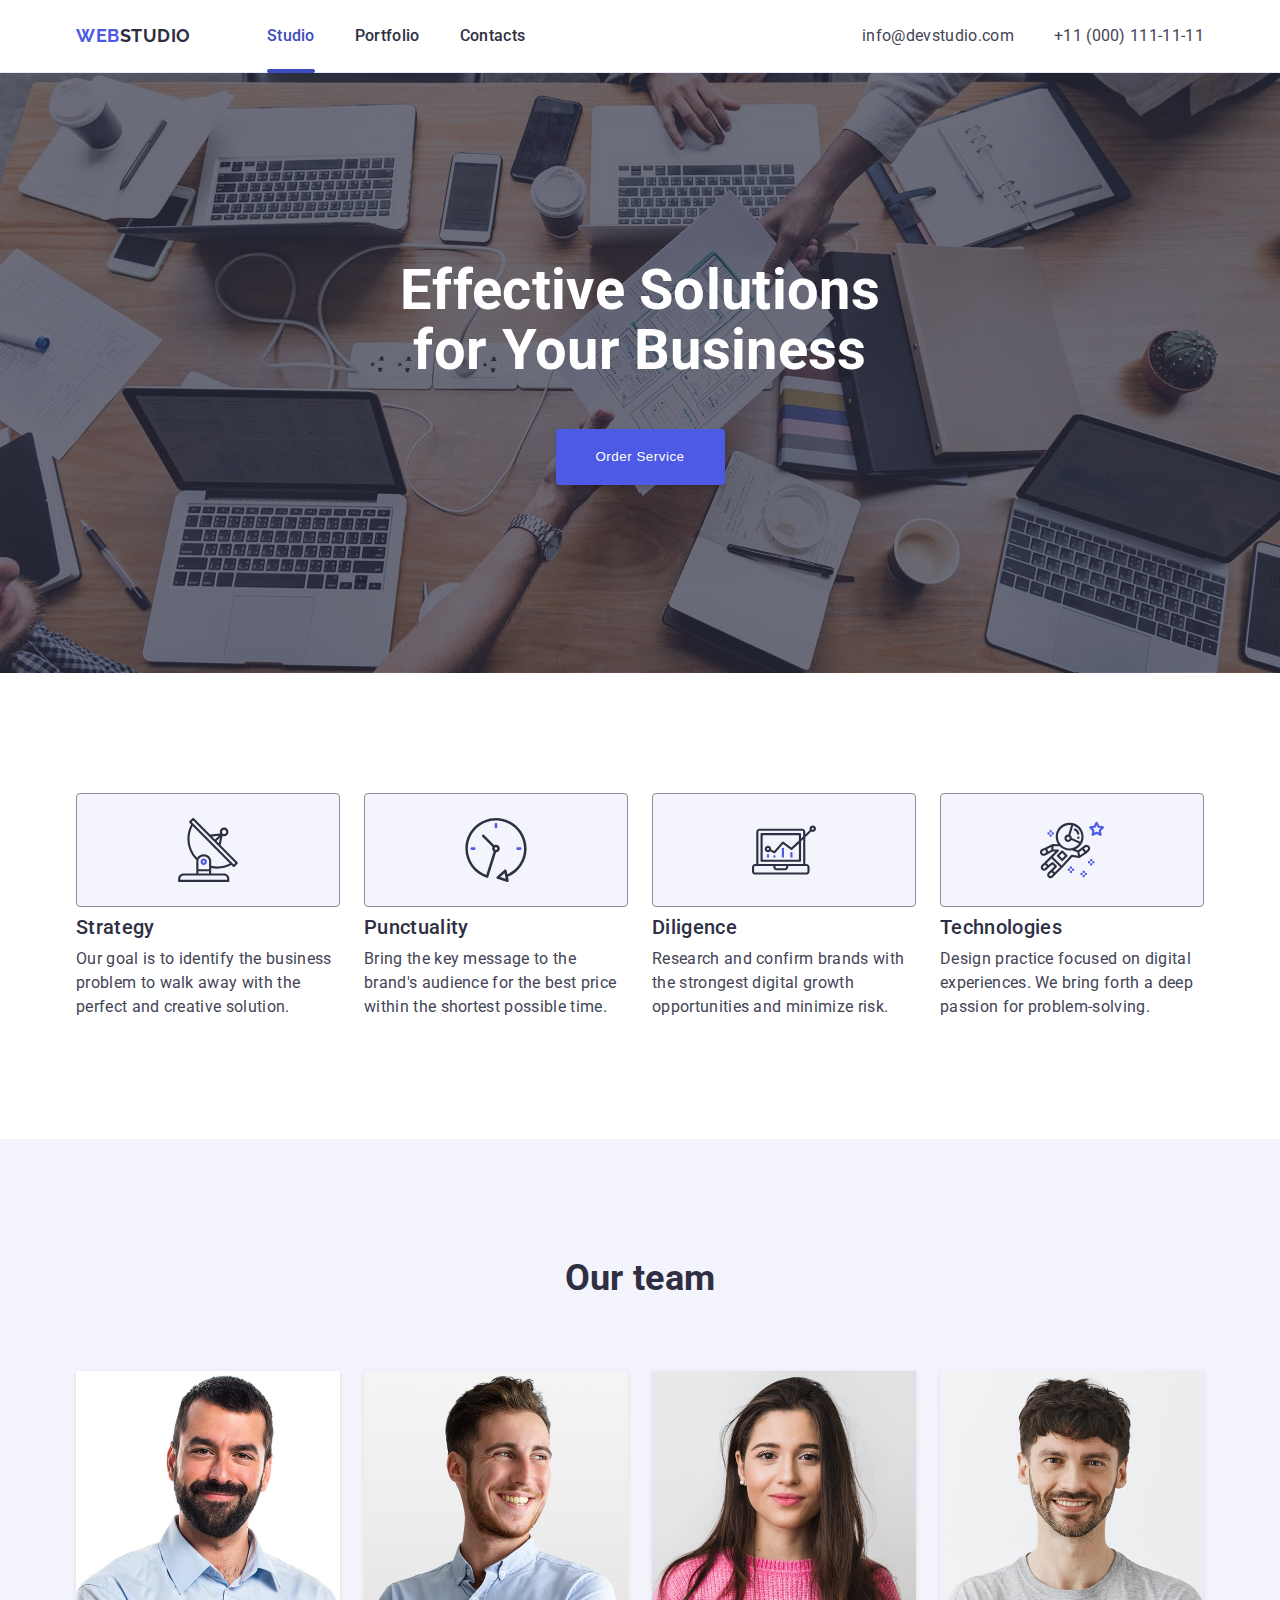
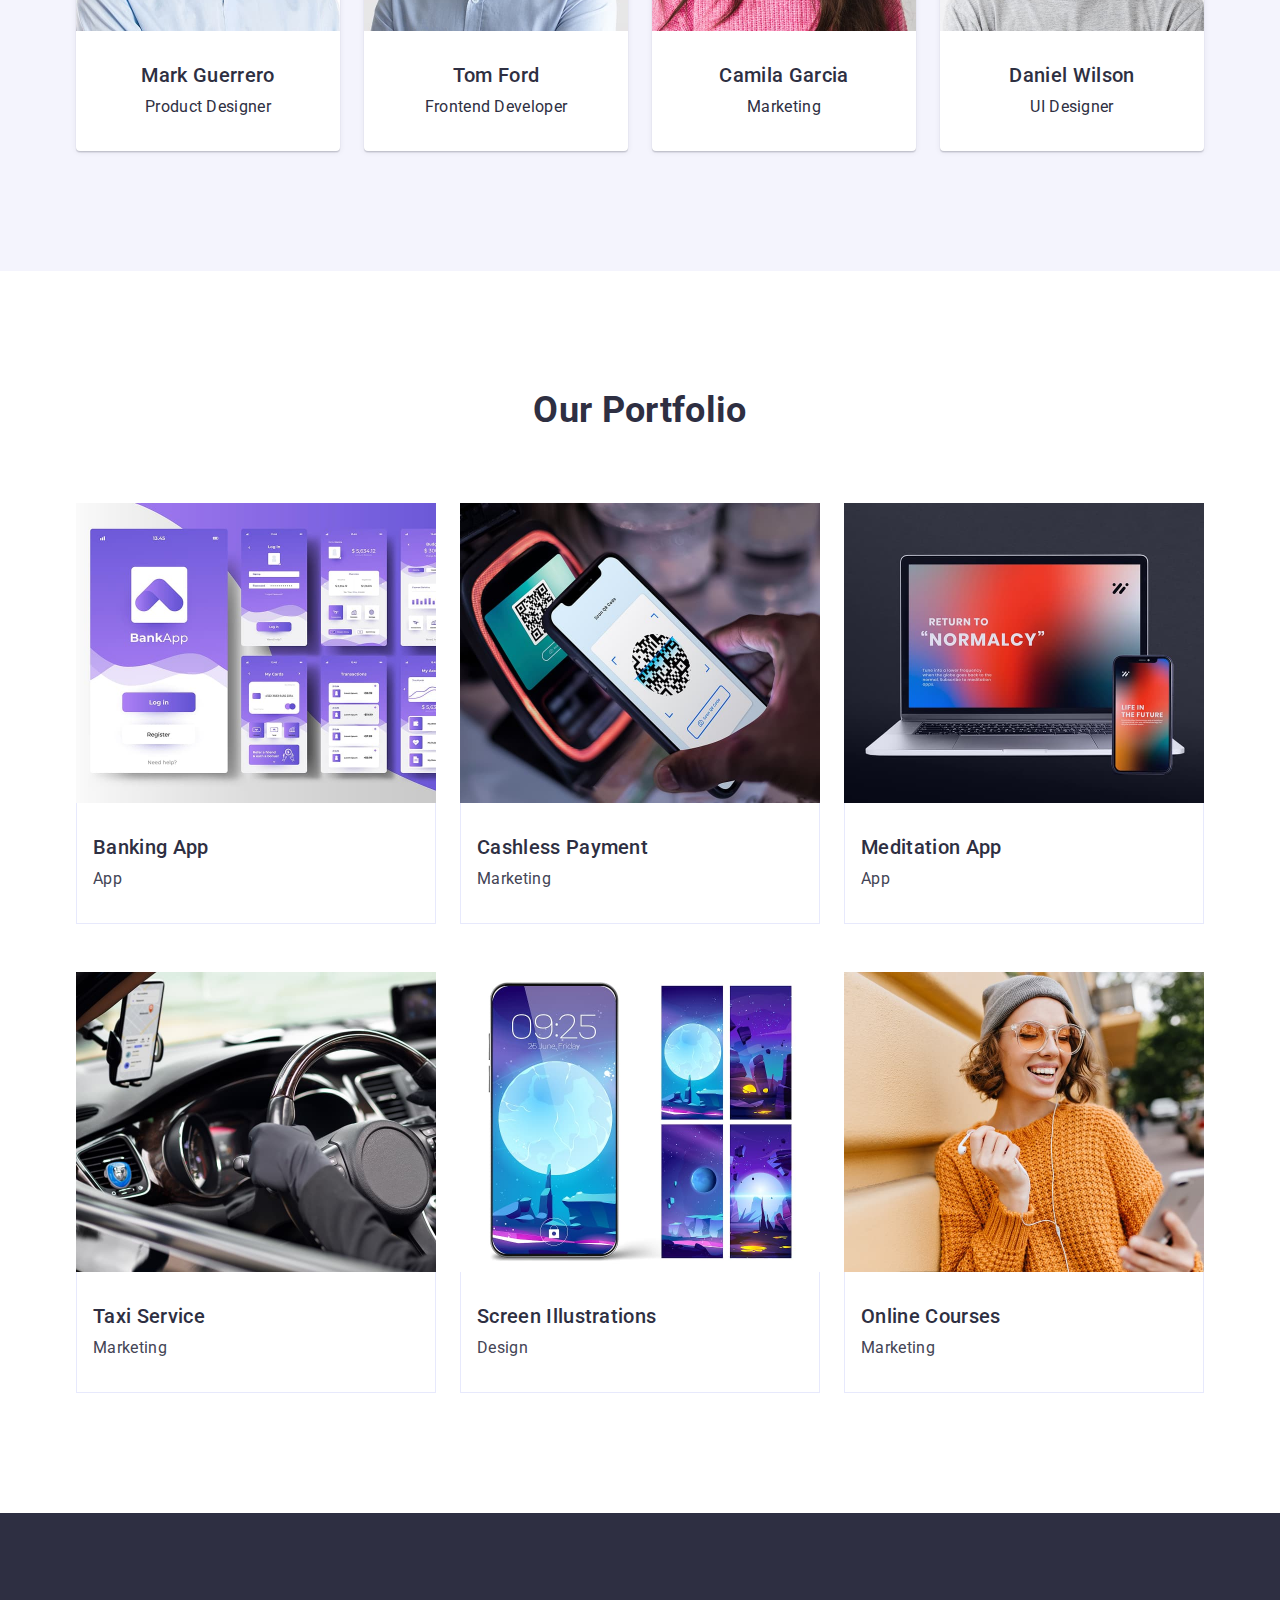
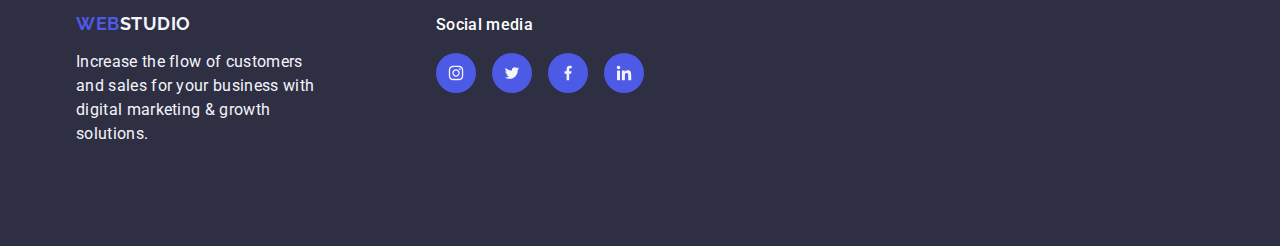
<file: index.html>
<!DOCTYPE html>
<html lang="en">
  <head>
    <meta charset="UTF-8" />
    <meta name="viewport" content="width=device-width, initial-scale=1.0" />
    <title>WEBSTUDIO</title>
    <!-- NORMALIZE -->
    <link rel="stylesheet" href="https://cdnjs.cloudflare.com/ajax/libs/modern-normalize/3.0.1/modern-normalize.min.css" integrity="sha512-q6WgHqiHlKyOqslT/lgBgodhd03Wp4BEqKeW6nNtlOY4quzyG3VoQKFrieaCeSnuVseNKRGpGeDU3qPmabCANg==" crossorigin="anonymous" referrerpolicy="no-referrer" />
    <!-- FONTS -->
    <link rel="preconnect" href="https://fonts.googleapis.com">
<link rel="preconnect" href="https://fonts.gstatic.com" crossorigin>
<link href="https://fonts.googleapis.com/css2?family=Raleway:ital,wght@0,100..900;1,100..900&family=Roboto:ital,wght@0,100..900;1,100..900&display=swap" rel="stylesheet">
    <link rel="stylesheet" href="./css/styles.css" />
  </head>

  <body>
    <header class="header">
      <div class="container">
        <nav class="navigation">
        <!-- logo -->
        <a class="link logo-header" href="./index.html"><span class="span">WEB</span>STUDIO</a>
        <!-- navigation -->
      
          <ul class="list nav-list">
            <li class="nav-item">
              <a class="link nav-link active" href="./index.html">Studio</a>
            </li>
            <li class="nav-item">
              <a class="link nav-link" href="">Portfolio</a>
            </li>
            <li class="nav-item">
              <a class="link nav-link" href="">Contacts</a>
            </li>
          </ul>
        </nav>

        <!-- contacts -->
        <address class="contacts">
          <ul class="list contacts-list">
            <li class="contacts-item">
              <a class="link contacts-link" href="mailto:info@devstudio.com">info@devstudio.com</a>
            </li>
            <li class="contacts-item">
              <a class="link contacts-link" href="tel:+110001111111">
                +11 (000) 111-11-11
              </a>
            </li>
          </ul>
        </address>
      </div>
    </header>
    <main>
      
      <!-- hero -->
      <section class="hero">
        <div class="container">
          <h1 class="hero-title">Effective Solutions for Your Business</h1>
          <button class="button-hero" type="button">Order Service</button>
        </div>
      </section>

      <!-- Our advantages -->
      <section class="advantages">
        <div class="container">
          <h2 class="is-hidden">Our advantages</h2>
          <ul class="list advantages-list">
            <li class="advantages-item">
              <div class="advantages-icon">
                <svg class="advantages-svg" height="64" width="64">
                    <use href="./images/icons.svg#icon-antenna"></use>
                  </svg>
              </div>
              <h3 class="advantages-title">Strategy</h3>
              <p  class="advantages-text">Our goal is to identify the business problem to walk away with the perfect and creative solution. </p>
            </li>
            <li class="advantages-item">
              <div class="advantages-icon">
                <svg class="advantages-svg" height="64" width="64">
                    <use href="./images/icons.svg#icon-clock"></use>
                  </svg>
              </div>
              <h3 class="advantages-title">Punctuality</h3>
              <p class="advantages-text">Bring the key message to the brand's audience for the best price within the shortest possible time.</p>
            </li>
            <li class="advantages-item">
              <div class="advantages-icon">
                <svg class="advantages-svg" height="64" width="64">
                    <use href="./images/icons.svg#icon-diagram"></use>
                  </svg>
              </div>
              <h3 class="advantages-title">Diligence</h3>
              <p class="advantages-text">Research and confirm brands with the strongest digital growth opportunities and minimize risk.</p>
            </li>
            <li class="advantages-item">
              <div class="advantages-icon">
                <svg class="advantages-svg" height="64" width="64">
                    <use href="./images/icons.svg#icon-astronaut"></use>
                  </svg>
              </div>
              <h3 class="advantages-title">Technologies</h3>
              <p class="advantages-text">Design practice focused on digital experiences. We bring forth a deep passion for problem-solving.</p>
            </li>
          </ul>
        </div>
      </section>

      <!-- Our team -->
      <section class="team-section">
        <div class="container">
          <h2 class="team-h">Our team</h2>
          <ul class="list team-list">
            <li class="team-item">
              <img class="team-img" src="./images/mark_guerrero.jpg" alt="Mark Guerrero, Product Designer" width="264" height="260">
              <div class="team-info">
                <h3 class="team-name">Mark Guerrero</h3>
                <p class="team-text">Product Designer</p>
              </div>
            </li>
            <li class="team-item">
              <img class="team-img" src="./images/tom_ford.jpg" alt="Tom Ford, UX Designer" width="264" height="260">
              <div class="team-info">
                <h3 class="team-name">Tom Ford</h3>
                <p class="team-text">Frontend Developer</p>
              </div>
            </li>
            <li class="team-item">
              <img class="team-img" src="./images/camila_garcia.jpg" alt="Camila Garcia, Project Manager" width="264" height="260">
              <div class="team-info">
                <h3 class="team-name">Camila Garcia</h3>
                <p class="team-text">Marketing</p>
              </div>
            </li>
            <li class="team-item">
              <img class="team-img" src="./images/daniel_wilson.jpg" alt="Daniel Wilson, Backend Developer" width="264" height="260">
              <div class="team-info">
                <h3 class="team-name">Daniel Wilson</h3>
                <p class="team-text">UI Designer</p>
              </div>
            </li>
          </ul>
        </div>
      </section>

      <!-- Our portfolio -->
      <section class="portfolio">
        <div class="container">
          <h2 class=portfolio-section>Our Portfolio</h2>
          <ul class="list portfolio-list">
            <li class ="portfolio-li">
              <img class="portfolio-img" src="./images/banking_app.jpg" alt="Banking App" width="360" height="300">
              <div class="portfolio-div">
                <h3 class="portfolio-item">Banking App</h3>
              <p class="portfolio-text">App</p>
              </div>
            </li>
            <li class ="portfolio-li"
            >
              <img class="portfolio-img" src="./images/cashless_payment.jpg" alt="Cashless Payment" width="360" height="300">
              <div class="portfolio-div">
                <h3 class="portfolio-item">Cashless Payment</h3>
              <p class="portfolio-text">Marketing</p>
              </div>
            </li>
            <li class ="portfolio-li"
            >
              <img class="portfolio-img" src="./images/meditation_app.jpg" alt="Meditation App" width="360" height="300">
              <div class="portfolio-div">
                <h3 class="portfolio-item">Meditation App</h3>
              <p class="portfolio-text">App</p>
              </div>
            </li>
            <li class ="portfolio-li"
            >
              <img class="portfolio-img" src="./images/taxi_service.jpg" alt="Taxi Service" width="360" height="300">
              <div class="portfolio-div">
                <h3 class="portfolio-item">Taxi Service</h3>
              <p class="portfolio-text">Marketing</p>
              </div>
            </li>
            <li class ="portfolio-li"
            >
              <img class="portfolio-img" src="./images/screen_illustrations.jpg" alt="Screen Illustrations" width="360" height="300">
              <div class="portfolio-div">
                <h3 class="portfolio-item">Screen Illustrations</h3>
              <p class="portfolio-text">Design</p>
              </div>
            </li>
            <li class ="portfolio-li"
            >
              <img class="portfolio-img" src="./images/online_courses.jpg" alt="Online Courses" width="360" height="300">
              <div class="portfolio-div">
                <h3 class="portfolio-item">Online Courses</h3>
              <p class="portfolio-text">Marketing</p>
              </div>
            </li>
          </ul>
        </div>
      </section>
    </main>
    <footer class="footer">
      <div class="container footer-container">
        <div class="footer-content"> 
          <a class="link logo-footer" href="./index.html"><span class="span">WEB</span>STUDIO</a>
          <p class="footer-text">
          Increase the flow of customers and sales for your business with digital marketing & growth solutions.
          </p>
        </div>
        <div class="footer-social">
          <p class="footer-social-text">Social media
          </p>
          <ul class="list social-list">
            <li class="social-item">
              <a href="" class="link social-link">
                <svg class="social-icon" height="24" width="24">
                  <use href="./images/icons.svg#icon-instagram"></use>
                </svg>
              </a>
            </li>
            <li class="social-item">
              <a href="" class="link social-link">
                <svg class="social-icon" height="24" width="24">
                  <use href="./images/icons.svg#icon-twitter"></use>
                </svg>
              </a>
            </li>
            <li class="social-item">
              <a href="" class="link social-link">
                <svg class="social-icon" height="24" width="24">
                  <use href="./images/icons.svg#icon-facebook"></use>
                </svg>
              </a>
            </li>
            <li class="social-item">
              <a href="" class="link social-link">
                <svg class="social-icon" height="24" width="24">
                  <use href="./images/icons.svg#icon-linkedin"></use>
                </svg>
              </a>
            </li>
          </ul>
        </div>
      </div>
    </footer>
  </body>
</html>
</file>
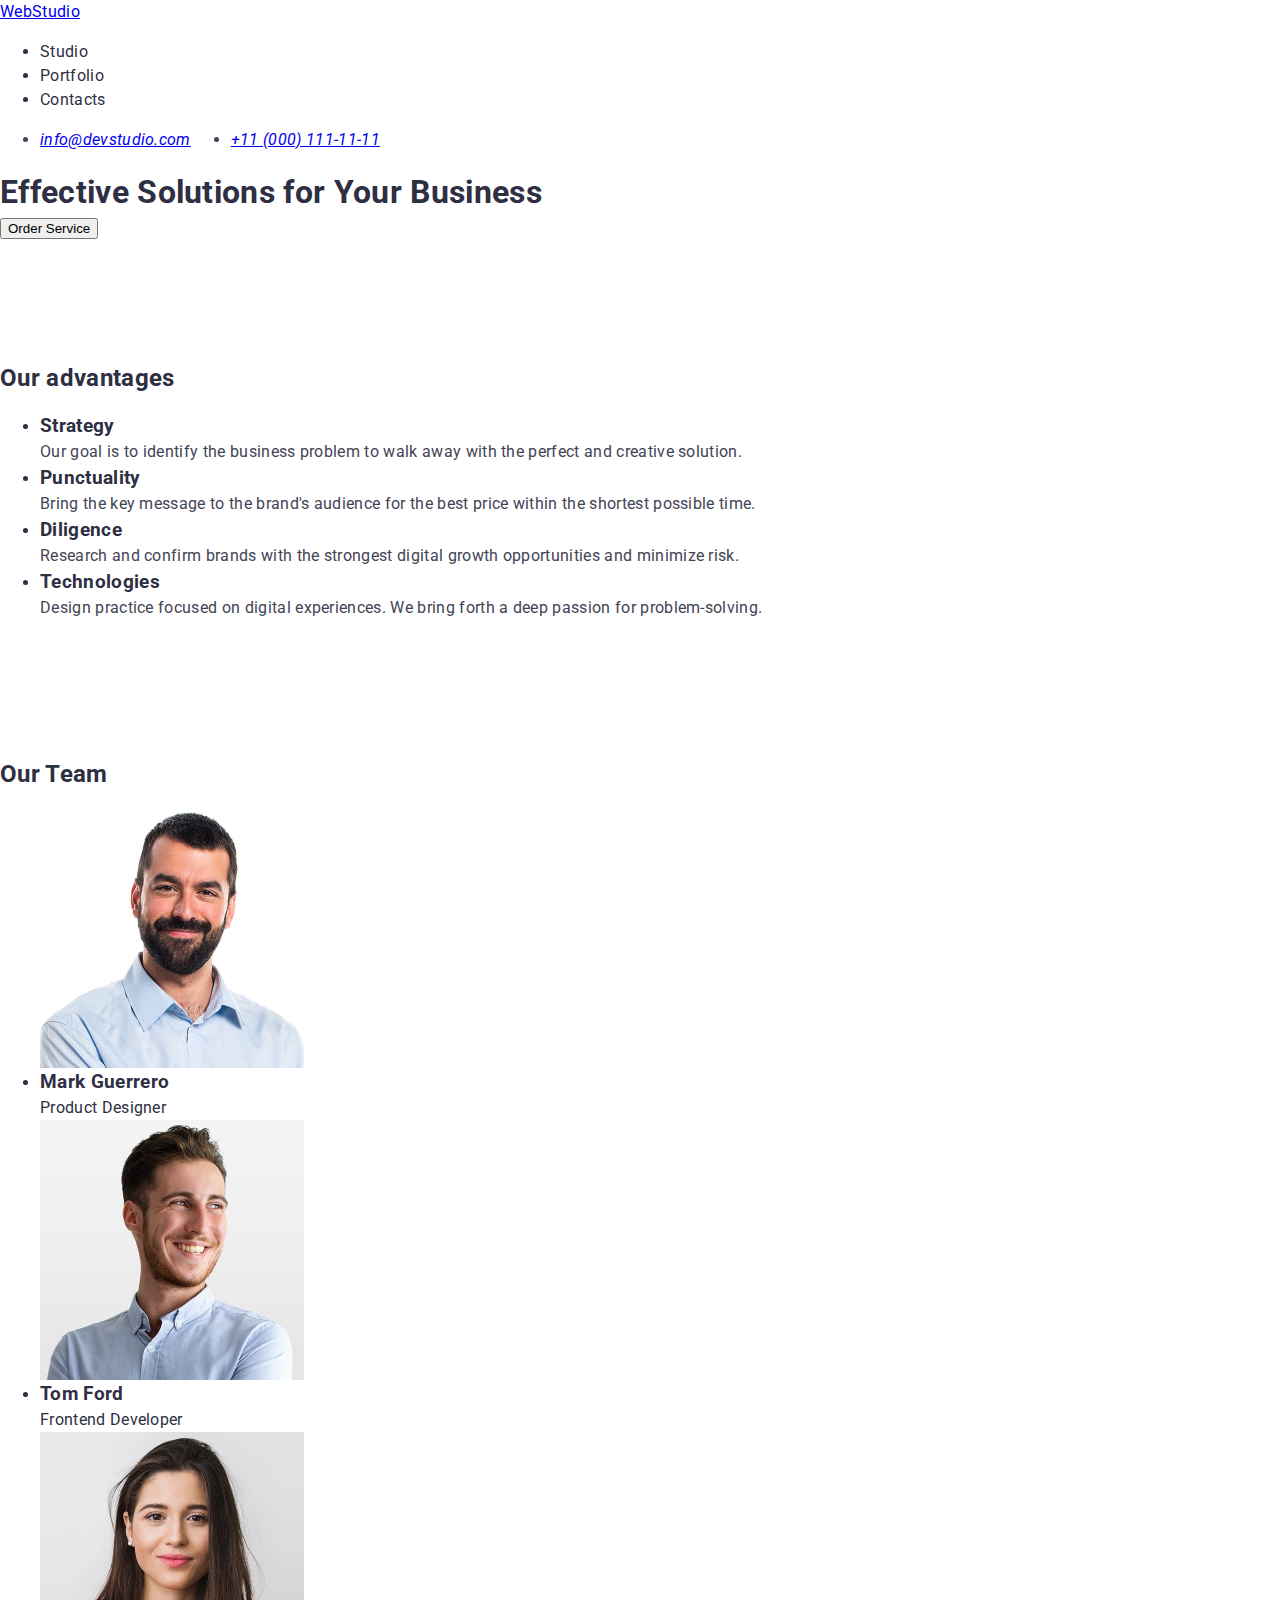
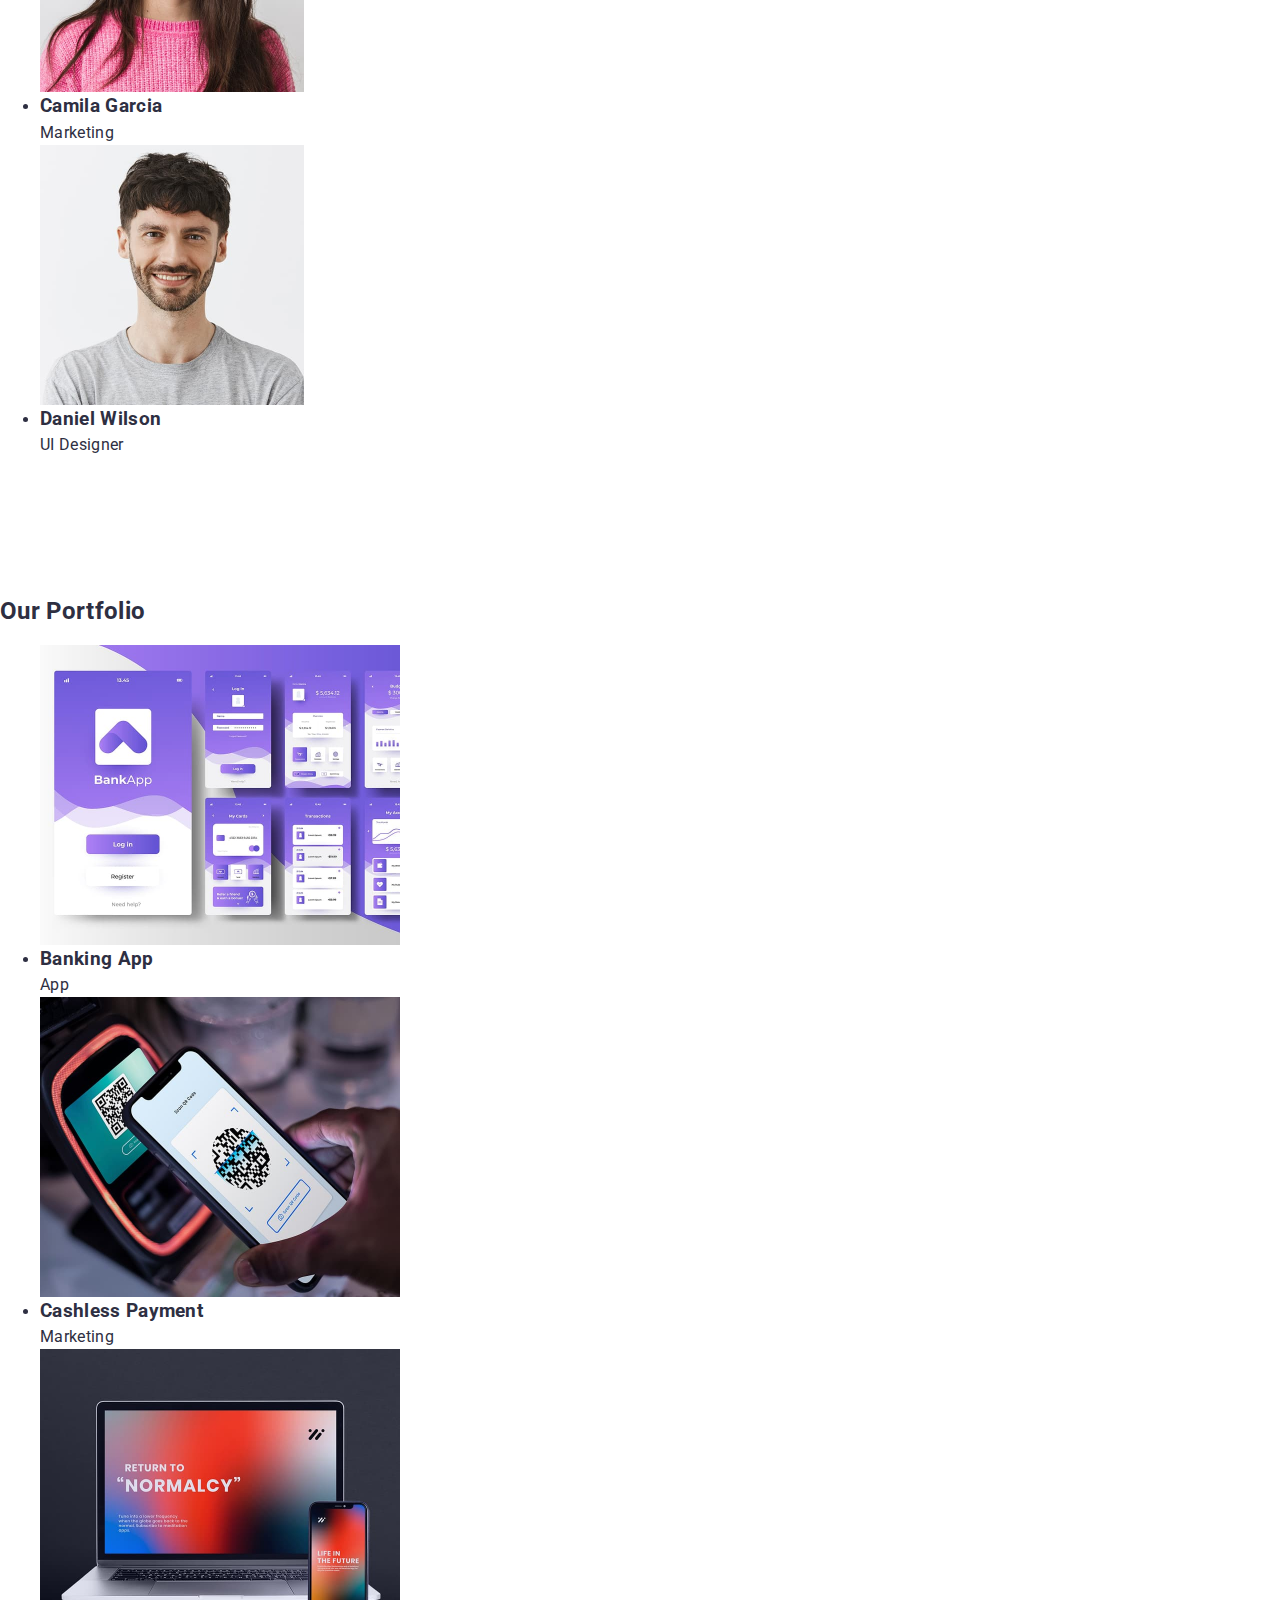
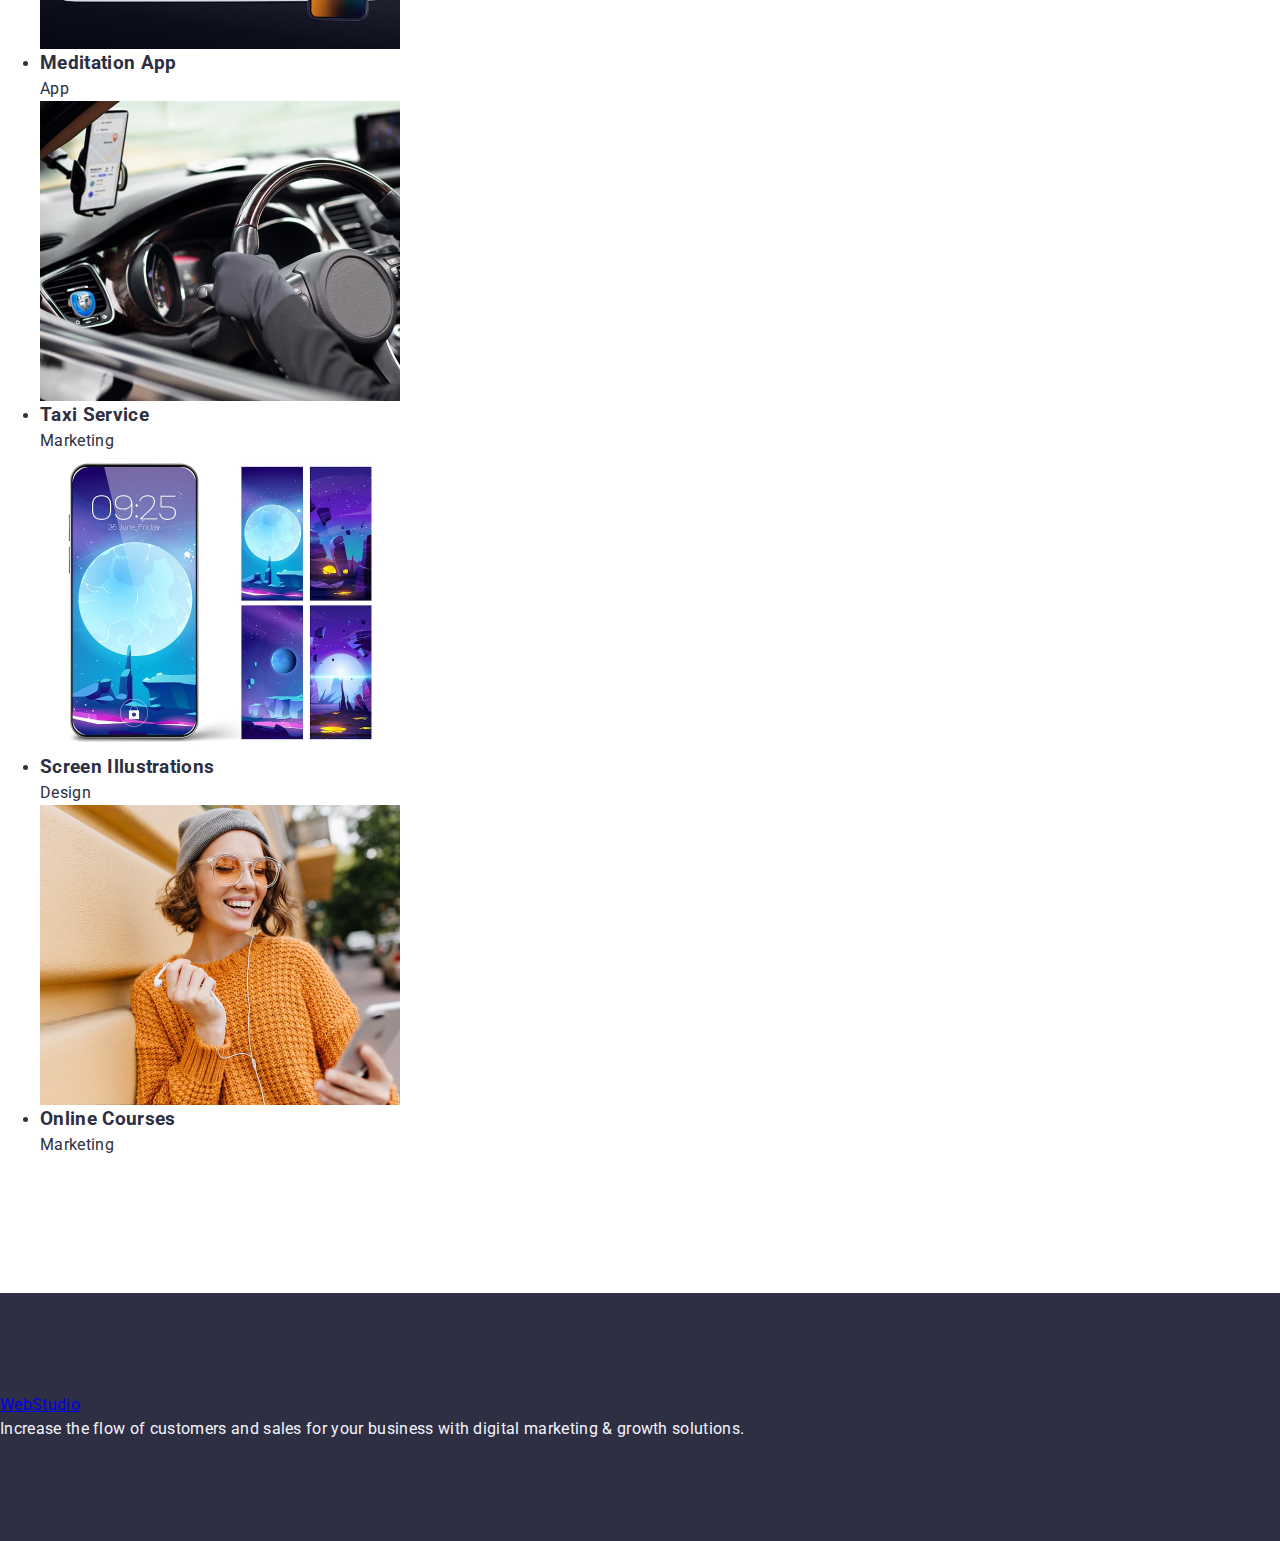
<file: index.backup.html>
<!DOCTYPE html>
<html lang="en">
<head>
    <meta charset="UTF-8">
    <meta name="viewport" content="width=device-width, initial-scale=1.0">
    <title>Page</title>
    <link rel="preconnect" href="https://fonts.googleapis.com">
    <link rel="preconnect" href="https://fonts.gstatic.com" crossorigin>
    <link href="https://fonts.googleapis.com/css2?family=Roboto:ital,wght@0,100..900;1,100..900&display=swap"
        rel="stylesheet">
    <link rel="preconnect" href="https://fonts.googleapis.com">
    <link rel="preconnect" href="https://fonts.gstatic.com" crossorigin>
    <link
        href="https://fonts.googleapis.com/css2?family=Raleway:ital,wght@0,100..900;1,100..900&family=Roboto:ital,wght@0,100..900;1,100..900&display=swap"
        rel="stylesheet">
    <link rel="stylesheet" href="./css/styles.css" />
</head>
<body>
    <header class="page-header">
        <nav>
        <!-- Logo -->
        <a href="./index.html" class="logo">Web<span class="logo-span">Studio</span>
        </a>
        <!-- Navigation -->
            <ul class="page-nav">
                <li><a href="./index.html" class="link">Studio</a></li>
                <li><a href="" class="link">Portfolio</a></li>
                <li><a href="" class="link">Contacts</a></li>
            </ul>
        </nav>
        <!-- Contacts -->
        <address class="contact-block">
            <ul class="contacts-list">
            <li><a class="contact-link" href="mailto:info@devstudio.com">info@devstudio.com</a></li>
            <li><a class="contact-link" href="tel:+110001111111">+11 (000) 111-11-11</a></li>
            </ul>
        </address>
    </header>

    <main>
        <!-- The main content of the page -->
        <section class="main-section">
            <h1 class="page-main">
                Effective Solutions for Your Business
            </h1>
            <button type="button" class="button-main">Order Service</button>
        </section>

        <!-- Our advantages -->
        <section class=advantages>
            <h2 class=advantages-main>Our advantages</h2>
            <ul>
                <li>
                    <h3 class=advantages-item>Strategy</h3>
                    <p class=advantages-text>
                        Our goal is to identify the business problem to walk away 
                        with the perfect and creative solution.
                    </p>
                </li>
                 <li>
                    <h3 class=advantages-item>Punctuality</h3>
                    <p class=advantages-text>
                        Bring the key message to the brand's audience for the
                         best price within the shortest possible time.
                    </p>
                </li>
                 <li>
                    <h3 class=advantages-item>Diligence</h3>
                    <p class=advantages-text>
                        Research and confirm brands with the strongest digital growth opportunities and minimize risk.
                    </p>
                </li>
                <li>
                    <h3 class=advantages-item>Technologies</h3>
                    <p class=advantages-text>
                        Design practice focused on digital experiences. We bring 
                        forth a deep passion for problem-solving.
                    </p>
                </li>
            </ul>
        </section>
        <!-- Our team -->
        <section class=team>
            <h2 class="our-team">Our Team</h2>
            <ul>
                <li class="team-card">
                    <img src="./images/mark_guerrero.jpg" alt="Mark Guerrero, Product Designer" width="264">
                    <h3 class="f-name">Mark Guerrero</h3>
                    <p class="position">
                        Product Designer
                    </p>
                </li>
                <li class="team-card">
                    <img src="./images/tom_ford.jpg" alt="Tom Ford, Frontend Developer" width="264">
                    <h3 class="f-name">Tom Ford</h3>
                    <p class="position">
                        Frontend Developer
                    </p>
                </li>
                <li class="team-card">
                    <img src="./images/camila_garcia.jpg" alt="Camila Garcia, Marketing" width="264">
                    <h3 class="f-name">Camila Garcia</h3>
                    <p class="position">
                        Marketing
                    </p>
                </li>
                <li class="team-card">
                    <img src="./images/daniel_wilson.jpg" alt="Daniel Wilson, UI Designer" width="264">
                    <h3 class="f-name">Daniel Wilson</h3>
                    <p class="position">
                        UI Designer
                    </p>
                </li>
            </ul>
        </section>
        <!-- Our portfolio -->
        <section class="portfolio">
            <h2 class="our-portfolio">Our Portfolio</h2>
            <ul>
                <li class="portfolio-li">
                    <img src="./images/banking_app.jpg" alt="Banking App" width="360">
                    <h3 class="portfolio-name">Banking App</h3>
                    <p class="text-portf">
                        App
                    </p>
                </li>
                <li class="portfolio-li">
                    <img src="./images/cashless_payment.jpg" alt="Cashless Payment" width="360">
                    <h3 class="portfolio-name">Cashless Payment</h3>
                    <p class="text-portf">
                        Marketing
                    </p>
                </li>
                <li class="portfolio-li">
                    <img src="./images/meditation_app.jpg" alt="Meditation App" width="360">
                    <h3 class="portfolio-name">Meditation App</h3>
                    <p class="text-portf">
                        App
                    </p>
                </li>
                <li class="portfolio-li">
                    <img src="./images/taxi_service.jpg" alt="Taxi Service" width="360">
                    <h3 class="portfolio-name">Taxi Service</h3>
                    <p class="text-portf">
                        Marketing
                    </p>
                </li>
                <li class="portfolio-li">
                    <img src="./images/screen_illustrations.jpg" alt="Screen Illustrations" width="360">
                    <h3 class="portfolio-name">Screen Illustrations</h3>
                    <p class="text-portf">
                        Design
                    </p>
                </li>
                <li class="portfolio-li">
                    <img src="./images/online_courses.jpg" alt="Online Courses" width="360">
                    <h3 class="portfolio-name">Online Courses</h3>
                    <p class="text-portf">
                        Marketing
                    </p>
                </li>
            </ul>
        </section>


    </main>

    <footer class="footer">
        <!-- Logo -->
        <a href="./index.html" class="logo">Web<span class="logotip-span">Studio</span>
        </a>
        <!-- Short description about the studio -->
        <p class="footer-text">
            Increase the flow of customers and sales for
             your business with digital marketing & growth solutions.
        </p>
    </footer>
</body>
</html>
</file>
<file: css/styles.css>
:root {
  --iris: #4d5ae5;
  --ocean: #404bbf;
  --navy-blue: #2e2f42;
  --green: #31d0aa;
  --slate: #434455;
  --light-slate: #8e8f99;
  --cornflower: #e7e9fc;
  --cloud: #f4f4fd;
  --navy-blue-modal: rgba(46, 47, 66, 0.4);
  --grey: rgba(46, 47, 66, 0.7);
  --white: #fff;
  --dairy: #fcfcfc;
  --fonts: "Roboto", sans-serif;
  --size-text: 16px;
  --line-height: 1.5;
  --letter-spacing: 0.02em;
}

/*  */
body {
  margin: 0;
  padding: 0;
  font-family: var(--fonts);
  font-size: var(--size-text);
  color: var(--navy-blue);
  background-color: var(--white);
  line-height: var(--line-height);
  letter-spacing: var(--letter-spacing);
}

/* ====== RESET ====== */
h1,
h2,
h3,
h4,
h5,
h6,
p {
  margin: 0;
  padding: 0;
}

img {
  display: block;
  max-width: 100%;
  height: auto;
}
main {
  margin: 0;
  padding: 0;
  width: 100%;
  box-sizing: border-box;
}

.list {
  margin: 0;
  padding: 0;
  list-style: none;
}

.button {
  cursor: pointer;
}

.link {
  text-decoration: none;
  color: inherit;
}

.is-hidden {
  position: absolute;
  width: 1px;
  height: 1px;
  margin: -1px;
  border: 0;
  padding: 0;
  white-space: nowrap;
  clip-path: inset(100%);
  clip: rect(0 0 0 0);
  overflow: hidden;
}

.container {
  width: 1158px;
  margin: 0 auto;
  padding: 0 15px;
  box-sizing: border-box;
}

/* HEADER STYLE */
.header {
  border-bottom: 1px solid #e7e9fc;
  box-shadow: 0px 2px 1px rgba(46, 47, 66, 0.08),
    0px 1px 1px rgba(46, 47, 66, 0.16), 0px 1px 6px rgba(46, 47, 66, 0.08);
}

.header .container {
  display: flex;
  align-items: center;
}

.logo-header {
  font-family: "Raleway", sans-serif;
  font-weight: 700;
  font-size: 18px;
  line-height: 1.17;
  letter-spacing: 0.03em;
  text-transform: uppercase;
  margin-right: 76px;
  color: var(--navy-blue);
}

.navigation {
  display: flex;
  align-items: center;
  margin-right: auto;
}

.nav-list {
  display: flex;
  align-items: center;
  gap: 40px;
}

.nav-link {
  padding: 24px 0;
  display: block;
  transition: color 250ms cubic-bezier(0.4, 0, 0.2, 1);
  color: var(--navy-blue);
}
.nav-link.active {
  position: relative;
  color: var(--ocean);
}

.nav-link.active::after {
  content: "";
  position: absolute;
  bottom: -1px;
  left: 0;
  width: 100%;
  height: 4px;
  background-color: var(--ocean);
  border-radius: 2px;
}
.nav-link:hover,
.nav-link:focus {
  color: var(--ocean);
}

.nav-item {
  font-weight: 500;
}

.contacts {
  font-style: normal;
}

.contacts-list {
  color: var(--slate);
  display: flex;
  align-items: center;
  gap: 40px;
}

.logo-header .span {
  color: var(--iris);
}

.contacts-link {
  white-space: nowrap;
  display: inline-block;
  transition: color 250ms cubic-bezier(0.4, 0, 0.2, 1);
}
.contacts-link:hover,
.contacts-link:focus {
  color: var(--ocean);
}
/* HERO STYLE */

.hero {
  background: var(--navy-blue);
  padding: 188px 0;
  background-image: linear-gradient(
      rgba(46, 47, 66, 0.7),
      rgba(46, 47, 66, 0.7)
    ),
    url(../images/people-office.jpg);
  background-repeat: no-repeat;
  background-position: center;
  background-size: cover;
  max-width: 1440px;
  margin: 0 auto;
  box-sizing: border-box;
}

.hero-title {
  font-size: 56px;
  line-height: 1.07;
  text-align: center;
  color: var(--white);
  max-width: 496px;
  margin: 0 auto;
}

.button-hero {
  display: block;
  margin: 48px auto 0;
  font-weight: 500;
  letter-spacing: 0.04em;
  color: var(--white);
  box-shadow: 0 4px 4px 0 rgba(0, 0, 0, 0.15);
  background: var(--iris);
  min-width: 169px;
  height: 56px;
  border: none;
  border-radius: 4px;
  cursor: pointer;
  transition: background-color 250ms cubic-bezier(0.4, 0, 0.2, 1);
}

/* ADVANTAGES STYLE */
.advantages {
  padding: 120px 0;
}
.advantages-list {
  display: flex;
  justify-self: space-between;
  gap: 24px;
}

.advantages-icon {
  display: flex;
  align-items: center;
  justify-content: center;
  height: 112px;
  background-color: var(--cloud);
  border-radius: 4px;
  border: 1px solid #8e8f99;
  margin-bottom: 8px;
}
.advantages-item {
  width: calc((100% - 24 * 3px) / 4);
}
.advantages-title {
  margin-bottom: 8px;
  font-weight: 500;
  font-size: 20px;
  line-height: 1.2;
}
.advantages-text {
  font-weight: 400;
  color: var(--slate);
}

/* TEAM STYLE */
.team-section {
  background-color: var(--cloud);
  padding-top: 120px;
  padding-bottom: 120px;
}
.team-h {
  font-size: 36px;
  line-height: 1.11;
  text-align: center;
  margin-bottom: 72px;
}
.team-list {
  display: flex;
  justify-content: center;
  gap: 24px;
}
.team-item {
  width: 264px;
  border-radius: 0 0 4px 4px;
  background: var(--white);
  box-shadow: 0 2px 1px 0 rgba(46, 47, 66, 0.08),
    0 1px 1px 0 rgba(46, 47, 66, 0.16), 0 1px 6px 0 rgba(46, 47, 66, 0.08);
}

.team-name {
  margin-bottom: 8px;
  font-weight: 500;
  font-size: 20px;
  line-height: 1.2;
  text-align: center;
}
.team-text {
  text-align: center;
}
.team-info {
  padding: 32px 0;
}
.team-info .social-list {
  display: flex;
  gap: 24px;
  margin-top: 8px;
  justify-content: center;
}

.team-info-wrapper {
  display: flex;
  align-items: center;
  justify-content: center;
  width: 40px;
  height: 40px;
}

.team-info .social-link:hover,
.team-info .social-link:focus {
  background-color: var(--ocean);
}
/* Portfolio-STYLES */

.portfolio {
  padding: 120px 0 120px 0;
}
.portfolio-section {
  font-weight: 700;
  font-size: 36px;
  line-height: 1.11;
  text-align: center;
  margin-bottom: 72px;
}
.portfolio-div {
  padding: 32px 16px;
  border: 1px solid #e7e9fc;
  border-top: none;
}

.portfolio-list {
  display: flex;
  flex-wrap: wrap;
  gap: 30px;
  justify-content: center;
  column-gap: 24px;
  row-gap: 48px;
}
.portfolio-item {
  font-weight: 500;
  font-size: 20px;
  line-height: 1.2;
  margin-bottom: 8px;
}
.portfolio-text {
  font-weight: 400;
  color: var(--slate);
}

.portfolio-li {
  transition: box-shadow 250ms cubic-bezier(0.4, 0, 0.2, 1);
}

.portfolio-li:hover {
  box-shadow: 0px 1px 6px rgba(46, 47, 66, 0.08),
    0px 1px 1px rgba(46, 47, 66, 0.16), 0px 2px 1px rgba(46, 47, 66, 0.08);
}

.portfolio-img-wrapper {
  position: relative;
  overflow: hidden;
}

.portfolio-overlay {
  position: absolute;
  top: 0;
  left: 0;
  width: 100%;
  height: 100%;

  background-color: var(--iris);
  color: var(--cloud);

  padding: 40px 32px;
  font-size: 16px;
  line-height: 1.5;
  letter-spacing: 0.02em;

  transform: translateY(100%);
  transition: transform 250ms cubic-bezier(0.4, 0, 0.2, 1);
}

.portfolio-li:hover .portfolio-overlay {
  transform: translateY(0%);
}
/* Footer Style */
.footer {
  background-color: var(--navy-blue);
  padding: 100px 0;
}

.footer-container {
  display: flex;
  justify-content: space-between;
  align-items: baseline;
}

.footer-content {
  max-width: 264px;
  margin-right: 120px;
}

.logo-footer {
  display: inline-block;
  margin-bottom: 16px;
  font-family: "Raleway", sans-serif;
  font-weight: 700;
  font-size: 18px;
  line-height: 1.17;
  letter-spacing: 0.03em;
  text-transform: uppercase;
  color: var(--cloud);
}

.span {
  color: var(--iris);
}

.footer-text {
  color: var(--cloud);
  margin: 0;
}

.footer-social {
  display: flex;
  flex-direction: column;
  align-items: baseline;
  margin-right: calc(692px - 132px);
}

.footer-social-text {
  color: var(--white);
  font-weight: 500;
  font-size: 16px;
  line-height: 1.5;
  letter-spacing: 0.02em;
  margin: 0 0 16px 0;
}

.footer-social .social-list {
  display: flex;
  gap: 16px;
}

.social-link {
  display: flex;
  align-items: center;
  justify-content: center;
  width: 40px;
  height: 40px;
  background-color: var(--iris);
  border-radius: 50%;
  transition: background-color 250ms cubic-bezier(0.4, 0, 0.2, 1);
}

.social-link:hover,
.social-link:focus {
  background-color: var(--green);
}

.social-icon {
  fill: var(--cloud);
}
</file>
